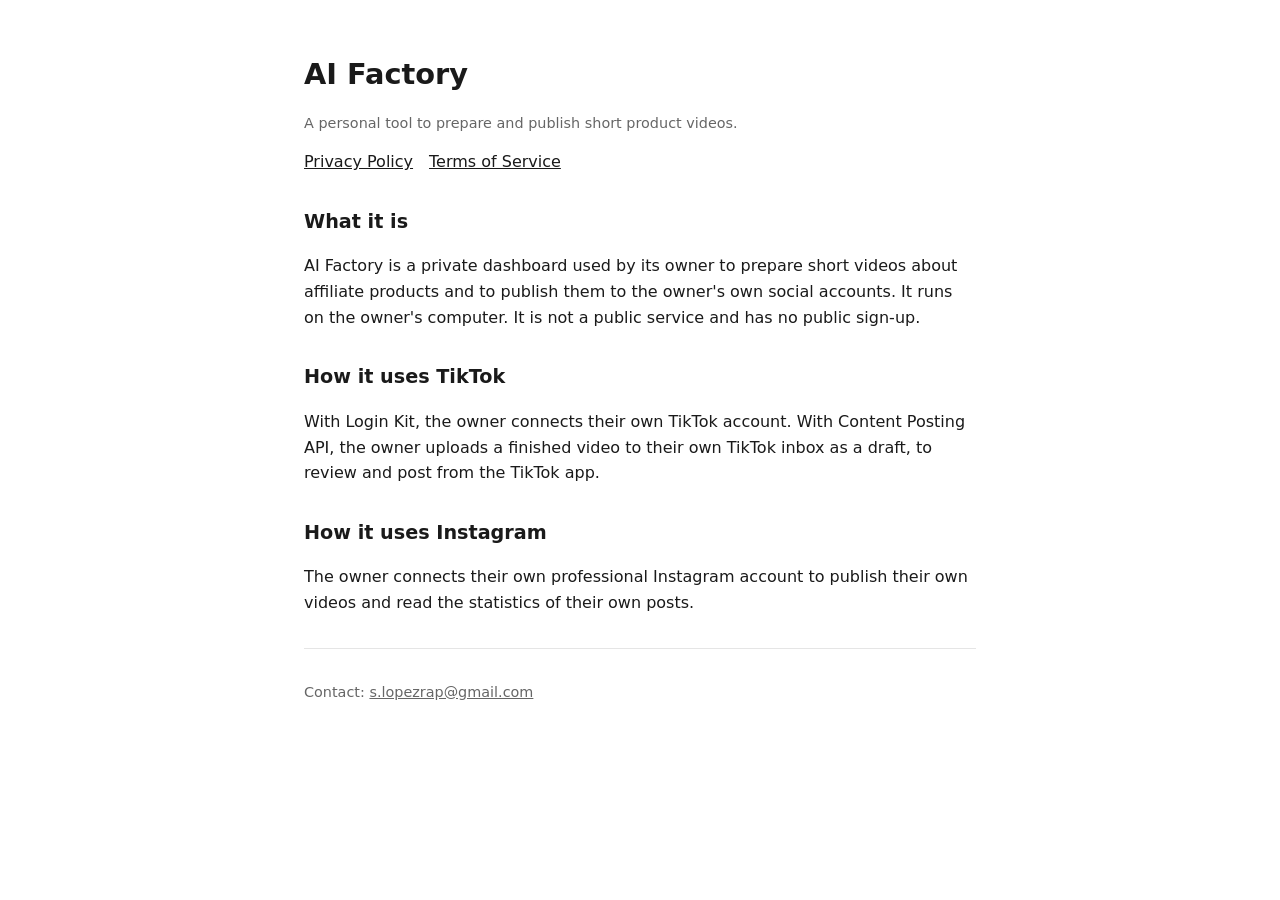
<file: index.html>
<!doctype html>
<html lang="en"><head><meta charset="utf-8"><meta name="viewport" content="width=device-width,initial-scale=1">
<title>AI Factory</title><link rel="icon" href="icon.png"><link rel="stylesheet" href="style.css"></head>
<body><main>
<h1>AI Factory</h1>
<p class="mut">A personal tool to prepare and publish short product videos.</p>
<nav><a href="privacy.html">Privacy Policy</a><a href="terms.html">Terms of Service</a></nav>
<h2>What it is</h2>
<p>AI Factory is a private dashboard used by its owner to prepare short videos about affiliate products and to publish them to the owner's own social accounts. It runs on the owner's computer. It is not a public service and has no public sign-up.</p>
<h2>How it uses TikTok</h2>
<p>With Login Kit, the owner connects their own TikTok account. With Content Posting API, the owner uploads a finished video to their own TikTok inbox as a draft, to review and post from the TikTok app.</p>
<h2>How it uses Instagram</h2>
<p>The owner connects their own professional Instagram account to publish their own videos and read the statistics of their own posts.</p>
<hr>
<p class="mut">Contact: <a href="mailto:s.lopezrap@gmail.com">s.lopezrap@gmail.com</a></p>
</main></body></html>
</file>
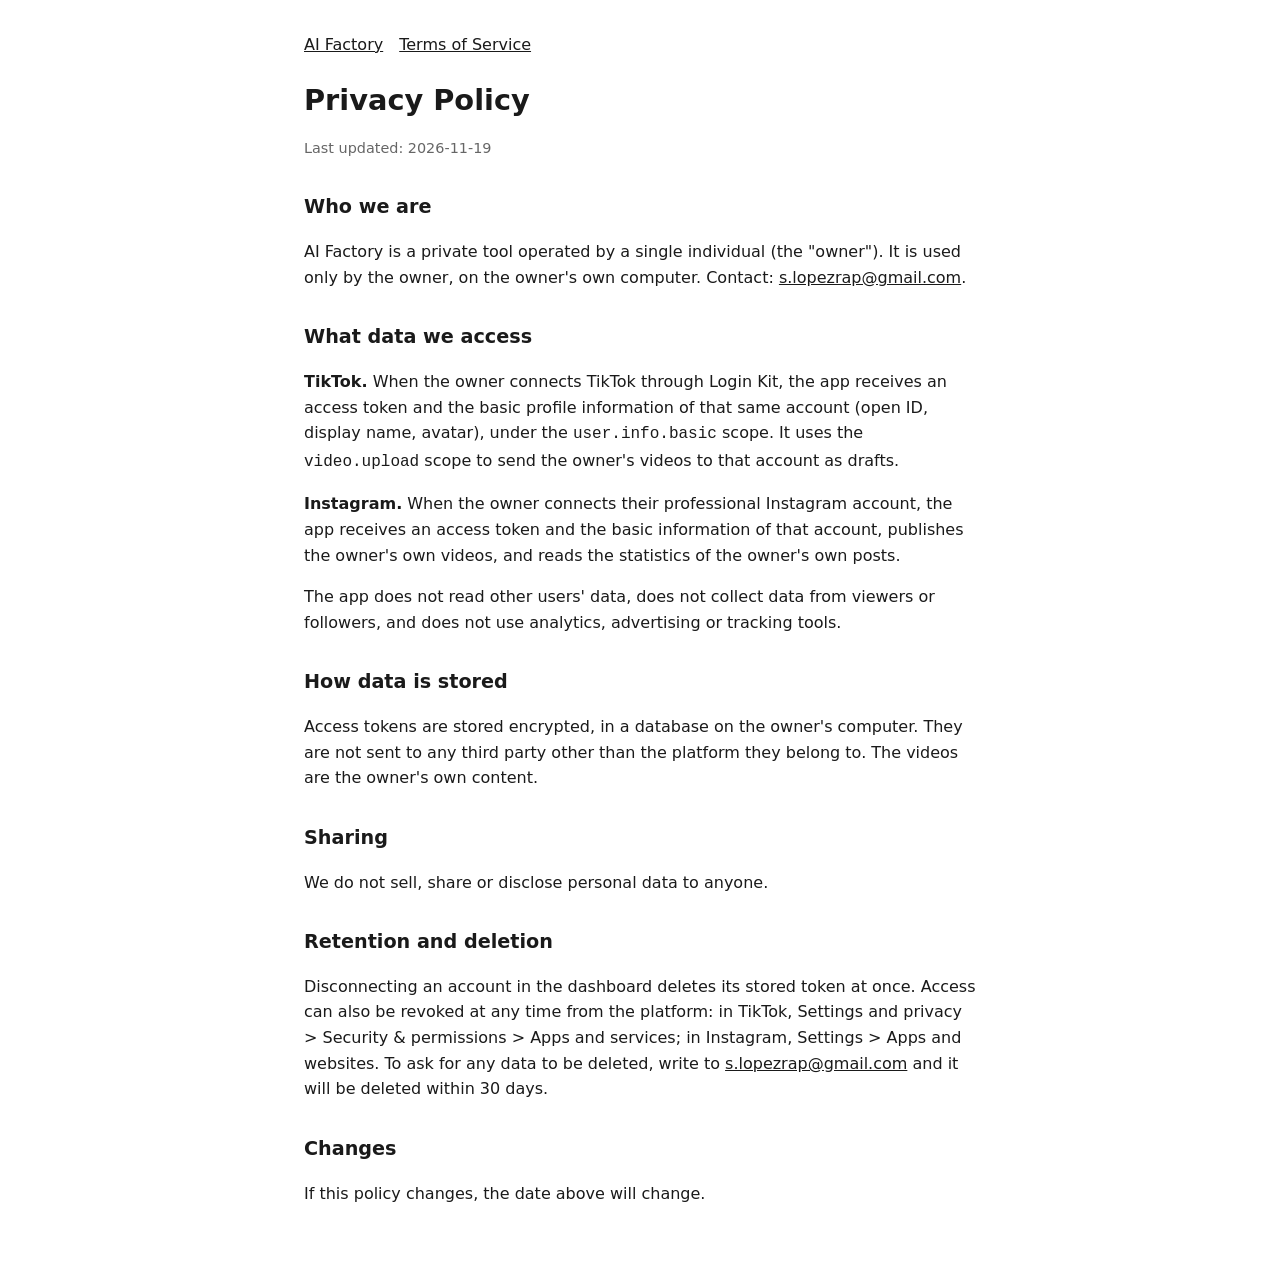
<file: privacy.html>
<!doctype html>
<html lang="en"><head><meta charset="utf-8"><meta name="viewport" content="width=device-width,initial-scale=1">
<title>Privacy Policy - AI Factory</title><link rel="icon" href="icon.png"><link rel="stylesheet" href="style.css"></head>
<body><main>
<nav><a href="index.html">AI Factory</a><a href="terms.html">Terms of Service</a></nav>
<h1>Privacy Policy</h1>
<p class="mut">Last updated: 2026-11-19</p>
<h2>Who we are</h2>
<p>AI Factory is a private tool operated by a single individual (the "owner"). It is used only by the owner, on the owner's own computer. Contact: <a href="mailto:s.lopezrap@gmail.com">s.lopezrap@gmail.com</a>.</p>
<h2>What data we access</h2>
<p><strong>TikTok.</strong> When the owner connects TikTok through Login Kit, the app receives an access token and the basic profile information of that same account (open ID, display name, avatar), under the <code>user.info.basic</code> scope. It uses the <code>video.upload</code> scope to send the owner's videos to that account as drafts.</p>
<p><strong>Instagram.</strong> When the owner connects their professional Instagram account, the app receives an access token and the basic information of that account, publishes the owner's own videos, and reads the statistics of the owner's own posts.</p>
<p>The app does not read other users' data, does not collect data from viewers or followers, and does not use analytics, advertising or tracking tools.</p>
<h2>How data is stored</h2>
<p>Access tokens are stored encrypted, in a database on the owner's computer. They are not sent to any third party other than the platform they belong to. The videos are the owner's own content.</p>
<h2>Sharing</h2>
<p>We do not sell, share or disclose personal data to anyone.</p>
<h2>Retention and deletion</h2>
<p>Disconnecting an account in the dashboard deletes its stored token at once. Access can also be revoked at any time from the platform: in TikTok, Settings and privacy &gt; Security &amp; permissions &gt; Apps and services; in Instagram, Settings &gt; Apps and websites. To ask for any data to be deleted, write to <a href="mailto:s.lopezrap@gmail.com">s.lopezrap@gmail.com</a> and it will be deleted within 30 days.</p>
<h2>Changes</h2>
<p>If this policy changes, the date above will change.</p>
</main></body></html>
</file>
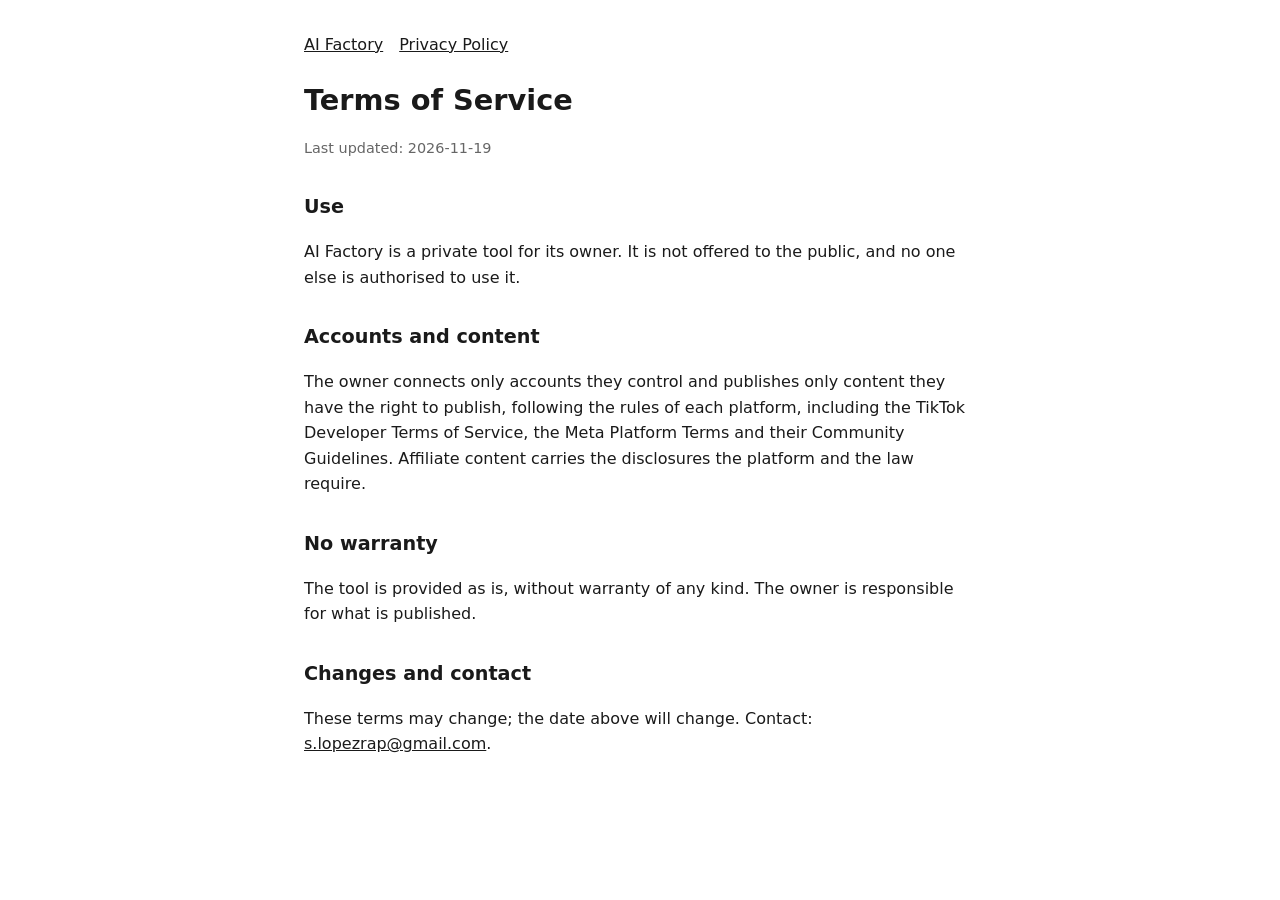
<file: terms.html>
<!doctype html>
<html lang="en"><head><meta charset="utf-8"><meta name="viewport" content="width=device-width,initial-scale=1">
<title>Terms of Service - AI Factory</title><link rel="icon" href="icon.png"><link rel="stylesheet" href="style.css"></head>
<body><main>
<nav><a href="index.html">AI Factory</a><a href="privacy.html">Privacy Policy</a></nav>
<h1>Terms of Service</h1>
<p class="mut">Last updated: 2026-11-19</p>
<h2>Use</h2>
<p>AI Factory is a private tool for its owner. It is not offered to the public, and no one else is authorised to use it.</p>
<h2>Accounts and content</h2>
<p>The owner connects only accounts they control and publishes only content they have the right to publish, following the rules of each platform, including the TikTok Developer Terms of Service, the Meta Platform Terms and their Community Guidelines. Affiliate content carries the disclosures the platform and the law require.</p>
<h2>No warranty</h2>
<p>The tool is provided as is, without warranty of any kind. The owner is responsible for what is published.</p>
<h2>Changes and contact</h2>
<p>These terms may change; the date above will change. Contact: <a href="mailto:s.lopezrap@gmail.com">s.lopezrap@gmail.com</a>.</p>
</main></body></html>
</file>
<file: style.css>
:root{color-scheme:light dark;--bg:#fff;--fg:#1a1a1a;--mut:#666;--line:#e5e5e5}
@media (prefers-color-scheme:dark){:root{--bg:#111;--fg:#eee;--mut:#999;--line:#333}}
body{margin:0;background:var(--bg);color:var(--fg);font:16px/1.6 system-ui,sans-serif}
main{max-width:42rem;margin:0 auto;padding:2rem 1rem 4rem}
h1{font-size:1.8rem;margin-bottom:.25rem}h2{margin-top:2rem;font-size:1.2rem}
p.mut,footer{color:var(--mut);font-size:.9rem}
nav a{margin-right:1rem}a{color:inherit}
hr{border:0;border-top:1px solid var(--line);margin:2rem 0}
</file>
